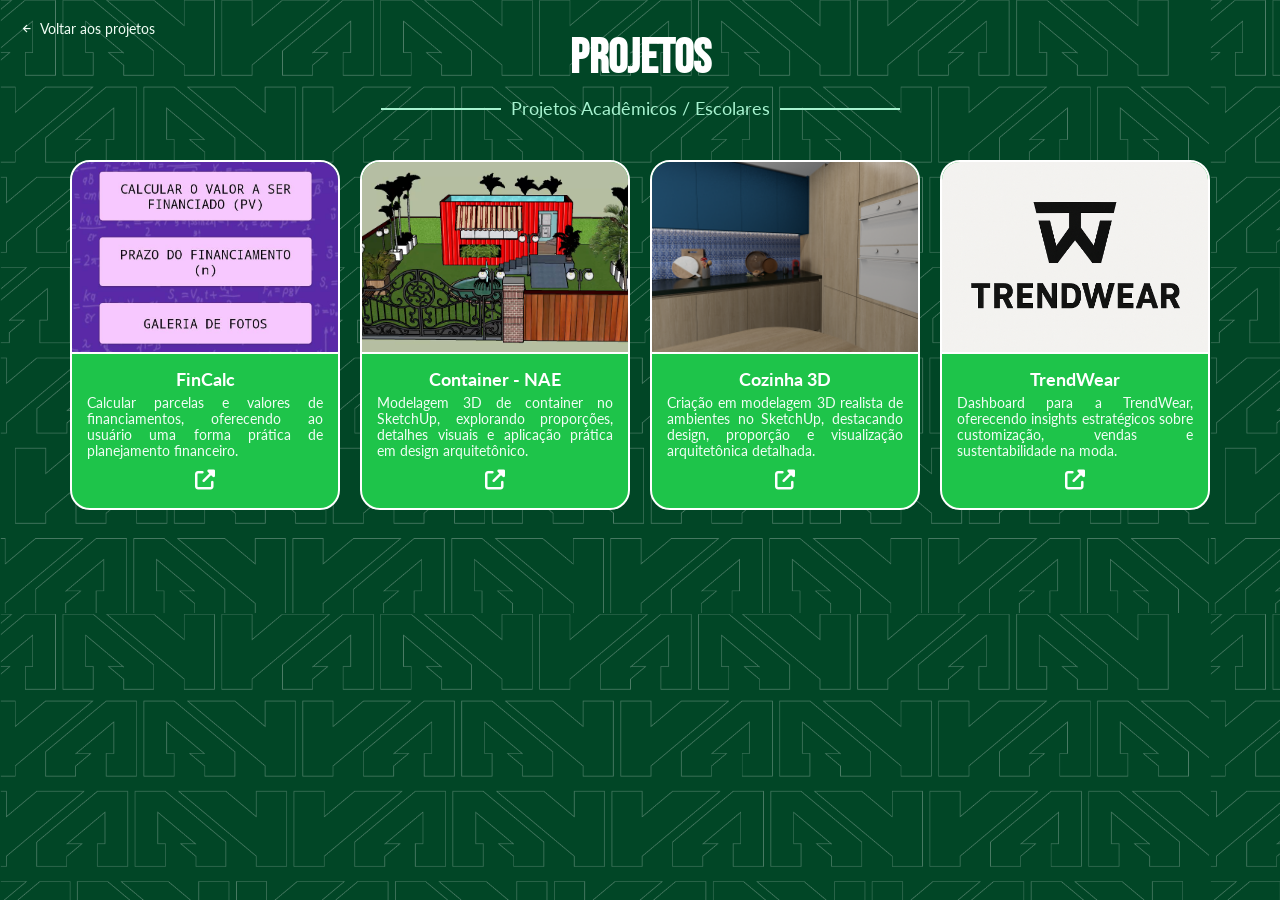
<file: projetos-academicos.html>
<!DOCTYPE html>
<html lang="pt-BR">
<head>
  <meta charset="UTF-8">
  <meta name="viewport" content="width=device-width, initial-scale=1.0">
  <title>Projetos</title>
  <link rel="stylesheet" href="./Styles/academico.css">
  <link href="https://unpkg.com/boxicons@2.1.4/css/boxicons.min.css" rel="stylesheet">
  <link rel="stylesheet" href="https://cdnjs.cloudflare.com/ajax/libs/font-awesome/6.5.0/css/all.min.css">
  <link rel="shortcut icon" type="image/x-icon" href="./assets/aba/logo_aba.ico">

</head>
<body>

   <div vw class = "enabled">
        <div vw-access-button class="active"></div>
        <div vw-plugin-wrapper>
            <div class="vw-plugin-top-wrapper"></div>
        </div>
    </div>
    <script src="https://vlibras.gov.br/app/vlibras-plugin.js"></script>
    <script >
        new window.VLibras.Widget('https://vlibras.gov.br/app');
    </script>

  <header>
    <a href="index.html#projetos" class="back"><i class="bx bx-left-arrow-alt"></i> <span>Voltar aos projetos</span></a>
    <h1>PROJETOS</h1>
    <h2>Projetos Acadêmicos / Escolares</h2>
  </header>

  <div class="cards-container">

    <div class="cards-container">
  <div class="card">
    <div class="card-img" style="background-image: url('./projetos_academicos/financiamento.jpeg');"></div>
    <div class="card-content">
      <h3>FinCalc</h3>
      <p>Calcular parcelas e valores de financiamentos, oferecendo ao usuário uma forma prática de planejamento financeiro.</p>
      <div class="card-icons">
         <a href="https://drive.google.com/file/d/10_rnrIyTCYOOzcQAN6x4SceVFIvB7T2D/view?usp=drive_link" target="_blank">
          <i class="fas fa-external-link-alt"></i>
        </a>
      </div>
    </div>
  </div>

  <div class="card">
    <div class="card-img" style="background-image: url('./projetos_academicos/container_nae.png');"></div>
    <div class="card-content">
      <h3>Container - NAE</h3>
      <p>Modelagem 3D de container no SketchUp, explorando proporções, detalhes visuais e aplicação prática em design arquitetônico.</p>
      <div class="card-icons">
        </a>
        <a href="https://drive.google.com/file/d/1ymIXKVwq8cw4GbXOfOZ45w4SB-ddxE_u/view?usp=drive_link" target="_blank">
          <i class="fas fa-external-link-alt"></i>
        </a>
      </div>
    </div>
  </div>

  <div class="card">
    <div class="card-img" style="background-image: url('./projetos_academicos/cozinha.png');"></div>
    <div class="card-content">
      <h3>Cozinha 3D</h3>
      <p>Criação em modelagem 3D realista de ambientes no SketchUp, destacando design, proporção e visualização arquitetônica detalhada.</p>
      <div class="card-icons">
        <a href="https://drive.google.com/file/d/1gHJE6ryZBjY-iAFK8H0_94hstmXUQZfW/view?usp=drive_link" target="_blank">
          <i class="fas fa-external-link-alt"></i>
        </a>
      </div>
    </div>
  </div>

  <div class="card">
    <div class="card-img" style="background-image: url('./projetos_academicos/TrendWear.png');"></div>
    <div class="card-content">
      <h3>TrendWear</h3>
      <p>Dashboard para a TrendWear, oferecendo insights estratégicos sobre customização, vendas e sustentabilidade na moda.</p>
      <div class="card-icons">
        <a href="https://drive.google.com/file/d/1sBbIs9A7yxT2gMzJoo20O7nEnMVxMlys/view?usp=drive_link" target="_blank">
          <i class="fas fa-external-link-alt"></i>
        </a>
      </div>
    </div>
  </div>
</div>



  <script src="./JS/alura.js"></script>
</body>
</html>
</file>
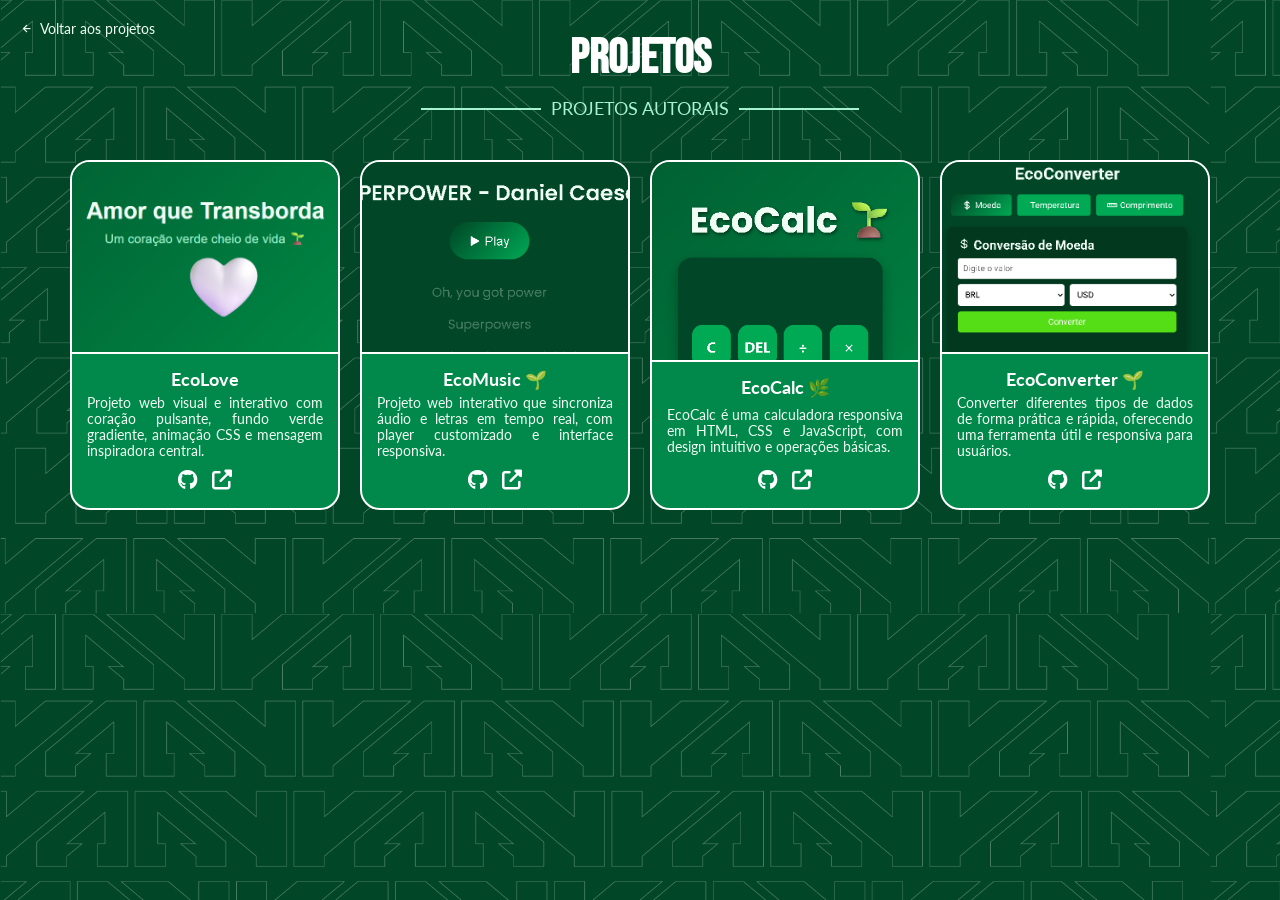
<file: projetos-autorais.html>
<!DOCTYPE html>
<html lang="pt-BR">
<head>
  <meta charset="UTF-8">
  <meta name="viewport" content="width=device-width, initial-scale=1.0">
  <title>Projetos</title>
  <link rel="stylesheet" href="./Styles/autorais.css">
  <link href="https://unpkg.com/boxicons@2.1.4/css/boxicons.min.css" rel="stylesheet">
  <link rel="stylesheet" href="https://cdnjs.cloudflare.com/ajax/libs/font-awesome/6.5.0/css/all.min.css">
  <link rel="shortcut icon" type="image/x-icon" href="./assets/aba/logo_aba.ico">

</head>
<body>

   <div vw class = "enabled">
        <div vw-access-button class="active"></div>
        <div vw-plugin-wrapper>
            <div class="vw-plugin-top-wrapper"></div>
        </div>
    </div>
    <script src="https://vlibras.gov.br/app/vlibras-plugin.js"></script>
    <script >
        new window.VLibras.Widget('https://vlibras.gov.br/app');
    </script>
    
  <header>
    <a href="index.html#projetos" class="back"><i class="bx bx-left-arrow-alt"></i> <span>Voltar aos projetos</span></a>
    <h1>PROJETOS</h1>
    <h2>PROJETOS AUTORAIS</h2>
  </header>

  <div class="cards-container">

    <div class="cards-container">
  <div class="card">
    <div class="card-img" style="background-image: url('./assets/autoral_projetos/coracao.png');"></div>
    <div class="card-content">
      <h3>EcoLove</h3>
      <p>Projeto web visual e interativo com coração pulsante, fundo verde gradiente, animação CSS e mensagem inspiradora central.</p>
      <div class="card-icons">
        <a href="https://github.com/andrefnevess/cora-o" target="_blank">
          <i class="fab fa-github"></i>
        </a>
        <a href="https://cora-o-theta.vercel.app/" target="_blank">
          <i class="fas fa-external-link-alt"></i>
        </a>
      </div>
    </div>
  </div>

  <div class="card">
    <div class="card-img" style="background-image: url('./assets/autoral_projetos/ecomusic.png');"></div>
    <div class="card-content">
      <h3>EcoMusic 🌱</h3>
      <p>Projeto web interativo que sincroniza áudio e letras em tempo real, com player customizado e interface responsiva.</p>
      <div class="card-icons">
        <a href="https://github.com/andrefnevess/EcoMusic" target="_blank">
          <i class="fab fa-github"></i>
        </a>
        <a href="https://ecomusic.vercel.app/" target="_blank">
          <i class="fas fa-external-link-alt"></i>
        </a>
      </div>
    </div>
  </div>

  <div class="card">
    <div class="card-img" style="background-image: url('./assets/autoral_projetos/ecocalc.png');"></div>
    <div class="card-content">
      <h3>EcoCalc 🌿</h3>
      <p>EcoCalc é uma calculadora responsiva em HTML, CSS e JavaScript, com design intuitivo e operações básicas.</p>
      <div class="card-icons">
        <a href="https://github.com/andrefnevess/ecocalc" target="_blank">
          <i class="fab fa-github"></i>
        </a>
        <a href="https://calculadoraan.vercel.app/" target="_blank">
          <i class="fas fa-external-link-alt"></i>
        </a>
      </div>
    </div>
  </div>

  <div class="card">
    <div class="card-img" style="background-image: url('./assets/autoral_projetos/ecoconverter.png');"></div>
    <div class="card-content">
      <h3>EcoConverter 🌱</h3>
      <p>Converter diferentes tipos de dados de forma prática e rápida, oferecendo uma ferramenta útil e responsiva para usuários.</p>
      <div class="card-icons">
        <a href="https://github.com/andrefnevess/EcoConverter" target="_blank">
          <i class="fab fa-github"></i>
        </a>
        <a href="https://ecoconverter.vercel.app/" target="_blank">
          <i class="fas fa-external-link-alt"></i>
        </a>
      </div>
    </div>
  </div>
</div>



  <script src="./JS/alura.js"></script>
</body>
</html>
</file>
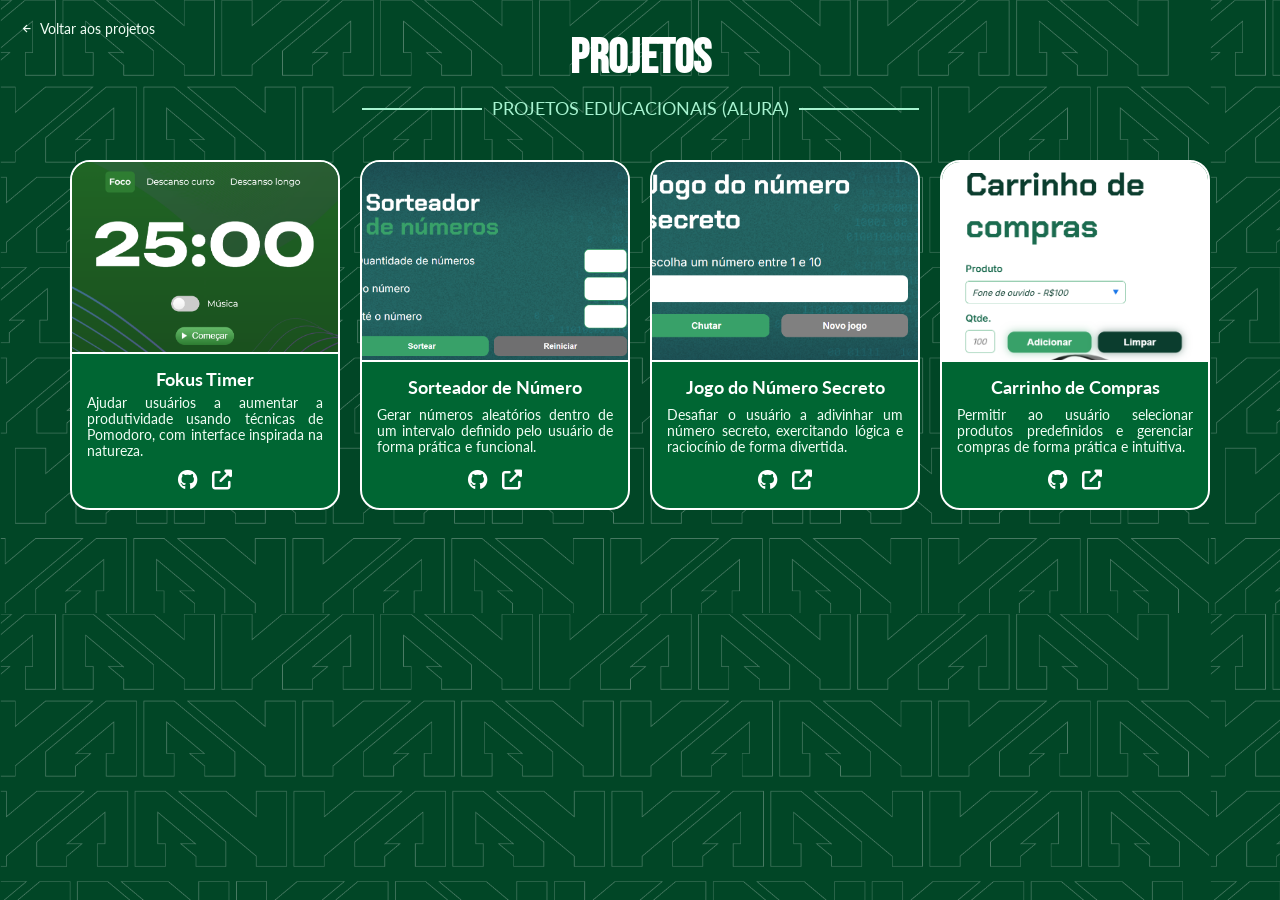
<file: projetos-educacionais.html>
<!DOCTYPE html>
<html lang="pt-BR">
<head>
  <meta charset="UTF-8">
  <meta name="viewport" content="width=device-width, initial-scale=1.0">
  <title>Projetos</title>
  <link rel="stylesheet" href="./Styles/alura.css">
  <link href="https://unpkg.com/boxicons@2.1.4/css/boxicons.min.css" rel="stylesheet">
  <link rel="stylesheet" href="https://cdnjs.cloudflare.com/ajax/libs/font-awesome/6.5.0/css/all.min.css">
  <link rel="shortcut icon" type="image/x-icon" href="./assets/aba/logo_aba.ico">

</head>
<body>

   <div vw class = "enabled">
        <div vw-access-button class="active"></div>
        <div vw-plugin-wrapper>
            <div class="vw-plugin-top-wrapper"></div>
        </div>
    </div>
    <script src="https://vlibras.gov.br/app/vlibras-plugin.js"></script>
    <script >
        new window.VLibras.Widget('https://vlibras.gov.br/app');
    </script>

  <header>
    <a href="index.html#projetos" class="back"><i class="bx bx-left-arrow-alt"></i><span> Voltar aos projetos</span></a>
    <h1>PROJETOS</h1>
    <h2>PROJETOS EDUCACIONAIS (ALURA)</h2>
  </header>

  <div class="cards-container">

    <div class="cards-container">
  <div class="card">
    <div class="card-img" style="background-image: url('./assets/alura_projetos/fokus.png');"></div>
    <div class="card-content">
      <h3>Fokus Timer</h3>
      <p>Ajudar usuários a aumentar a produtividade usando técnicas de Pomodoro, com interface inspirada na natureza.</p>
      <div class="card-icons">
        <a href="https://github.com/andrefnevess/fokus" target="_blank">
          <i class="fab fa-github"></i>
        </a>
        <a href="https://fokus-lemon-gamma.vercel.app/" target="_blank">
          <i class="fas fa-external-link-alt"></i>
        </a>
      </div>
    </div>
  </div>

  <div class="card">
    <div class="card-img" style="background-image: url('./assets/alura_projetos/sorteador_de_numero.png');"></div>
    <div class="card-content">
      <h3>Sorteador de Número</h3>
      <p>Gerar números aleatórios dentro de um intervalo definido pelo usuário de forma prática e funcional.</p>
      <div class="card-icons">
        <a href="https://github.com/andrefnevess/number-picker-js" target="_blank">
          <i class="fab fa-github"></i>
        </a>
        <a href="https://number-picker-js.vercel.app/" target="_blank">
          <i class="fas fa-external-link-alt"></i>
        </a>
      </div>
    </div>
  </div>

  <div class="card">
    <div class="card-img" style="background-image: url('./assets/alura_projetos/jogo_numero_secreto.png');"></div>
    <div class="card-content">
      <h3>Jogo do Número Secreto</h3>
      <p>Desafiar o usuário a adivinhar um número secreto, exercitando lógica e raciocínio de forma divertida.</p>
      <div class="card-icons">
        <a href="https://github.com/andrefnevess/jogo_do_numero_secreto" target="_blank">
          <i class="fab fa-github"></i>
        </a>
        <a href="https://jogo-do-numero-secreto-ruddy-delta.vercel.app/" target="_blank">
          <i class="fas fa-external-link-alt"></i>
        </a>
      </div>
    </div>
  </div>

  <div class="card">
    <div class="card-img" style="background-image: url('./assets/alura_projetos/carrinho_de_compras.png');"></div>
    <div class="card-content">
      <h3>Carrinho de Compras</h3>
      <p>Permitir ao usuário selecionar produtos predefinidos e gerenciar compras de forma prática e intuitiva.</p>
      <div class="card-icons">
        <a href="https://github.com/andrefnevess/carrinho_de_compras" target="_blank">
          <i class="fab fa-github"></i>
        </a>
        <a href="https://carrinho-de-compras-zeta-sooty.vercel.app/" target="_blank">
          <i class="fas fa-external-link-alt"></i>
        </a>
      </div>
    </div>
  </div>
</div>



  <script src="./JS/alura.js"></script>
</body>
</html>
</file>
<file: Styles/academico.css>
@import url('https://fonts.googleapis.com/css2?family=Lato:wght@700&family=League+Spartan:wght@100..900&family=Libertinus+Sans:ital,wght@0,400;0,700;1,400&family=Libertinus+Serif:wght@400;700&family=Roboto:ital,wght@0,100..900;1,100..900&display=swap');
@import url('https://fonts.googleapis.com/css2?family=Bebas+Neue&family=Lato:wght@300;400&display=swap');

/* Variáveis */
:root {
  --verde-escuro: #014626;
  --verde-claro: #00aa55;
  --verde-gradiente: linear-gradient(135deg, #014626, #00aa55);

  --texto-claro: #f0fdf4;
  --texto-secundario: #a7f3d0;

  --cor-destaque: #55DE16; 
  --cor-fundo-escuro: #014626; 
  --cor-texto-escuro: #ffffff; 
}

/* Reset */
* {
  margin: 0;
  padding: 0;
  box-sizing: border-box;
}

body {
  font-family: "Bebas Neue", sans-serif;
  color: var(--texto-claro);
  background-color: var(--cor-fundo-escuro);
  overflow-x: hidden;
  background-image: url('../assets/alura_projetos/alura_fundo_projetos.svg');
}

#projetos {
  position: relative;
  overflow: hidden;
  z-index: 0;
}

#projetos-educacionais::before {
  content: "";
  position: relative;
  top: 0;
  left: 0;
  width: 100%;
  height: 100%;
  background-image: url('../assets/alura_projetos/alura_fundo_projetos.svg');
  background-repeat: repeat;
  background-size: contain;
  background-position: center;
  opacity: 0.5;
  z-index: -1;
}

/* Cabeçalho */
header {
  text-align: center;
  padding: 30px 20px 20px;
}

.back {
  font-family: "Lato", sans-serif;
  position: absolute;
  top: 20px;
  left: 20px;
  color: var(--texto-claro);
  text-decoration: none;
  font-size: 14px;
  display: flex;
  align-items: center;
  gap: 6px;
  transition: color 0.3s ease;
}

.back:hover {
  color: var(--cor-destaque);
}

h1 {
  font-family: "Bebas Neue", sans-serif;
  font-size: 3rem;
  margin-bottom: 10px;
  color: var(--cor-texto-escuro);
  text-align: center;
}

h2 {
  font-family: "Lato", sans-serif;
  font-size: 18px;
  font-weight: normal;
  display: inline-block;
  position: relative;
  color: var(--texto-secundario);
}

h2::before,
h2::after {
  content: "";
  position: absolute;
  top: 50%;
  width: 120px;
  height: 2px;
  background: var(--texto-secundario);
}

h2::before {
  left: -130px;
}

h2::after {
  right: -130px;
}

/* ========= GALERIA ========= */
#galeria {
  text-align: center;
  margin-top: 40px;
  color: var(--texto-claro);
}

#galeria .title {
  font-family: "Lato", sans-serif;
  font-size: 2rem;
  margin-bottom: 12px;
  color: var(--cor-texto-escuro);
}

#galeria .muted {
  font-size: 14px;
  color: var(--texto-secundario);
}

#galeria .badge {
  background: var(--cor-destaque);
  color: var(--cor-texto-escuro);
  padding: 2px 8px;
  border-radius: 6px;
  font-size: 12px;
}

/* input */
#galeria .input {
  margin-top: 10px;
  display: block;
  padding: 8px;
  border-radius: 8px;
  border: 1px solid var(--verde-claro);
  background: var(--texto-claro);
  color: var(--verde-escuro);
  cursor: pointer;
}

/* botão Início */
#galeria .cta {
  margin-top: 14px;
  padding: 10px 20px;
  border: none;
  border-radius: 10px;
  background: var(--cor-destaque);
  color: var(--cor-texto-escuro);
  cursor: pointer;
  font-size: 16px;
  font-weight: bold;
  transition: transform 0.2s ease, background 0.3s ease;
}

#galeria .cta:hover {
  background: var(--verde-gradiente);
  transform: scale(1.05);
}

/* carrossel da galeria */
#galeria .carousel {
  position: relative;
  overflow: hidden;
  width: 100%;
  max-width: 900px;
  margin: 20px auto;
}

#galeria .track {
  display: flex;
  gap: 14px;
  transition: transform 0.3s ease;
}

#galeria .track img {
  width: 260px;
  height: 180px;
  object-fit: cover;
  border-radius: 12px;
  border: 2px solid var(--verde-claro);
}

/* botões do carrossel */
#galeria .prev, 
#galeria .next {
  position: absolute;
  top: 50%;
  transform: translateY(-50%);
  background: var(--texto-claro);
  color: var(--verde-escuro);
  border: none;
  border-radius: 50%;
  width: 40px;
  height: 40px;
  cursor: pointer;
  font-size: 18px;
  display: flex;
  align-items: center;
  justify-content: center;
  transition: background 0.3s ease, transform 0.2s ease;
}

#galeria .prev:hover, 
#galeria .next:hover {
  background: var(--cor-destaque);
  color: var(--cor-texto-escuro);
  transform: scale(1.1);
}

#galeria .prev {
  left: 10px;
}

#galeria .next {
  right: 10px;
}

/* ========= CARDS ========= */
.cards-container {
  display: flex; /* cards em linha */
  flex-wrap: wrap; /* quebra linha se necessário */
  gap: 20px;
  justify-content: center;
  margin-top: 10px;
}

.card {
  background: #1ec44a;
  border-radius: 20px;
  overflow: hidden;
  width: 270px; /* largura maior */
  height: 350px; /* altura maior */
  text-align: center;
  border: 2px solid white;
  transition: transform 0.2s ease, box-shadow 0.3s ease;
  display: flex;
  flex-direction: column;
  justify-content: space-between; /* distribui conteúdo verticalmente */
}

.card:hover {
  transform: translateY(-6px);
  box-shadow: 0px 6px 14px rgba(255, 255, 255, 0.3);
}

.card-img {
  background-size: cover;
  background-position: center;
  height: 200px; /* altura maior da imagem */
  border-bottom: 2px solid white;
}

.card-content {
  padding: 15px;
  flex: 1;
  display: flex;
  flex-direction: column;
  justify-content: space-between; /* mantém título, descrição e ícones bem distribuídos */
}

.card-content h3 {
    font-family: "Lato", sans-serif;
  font-size: 1.1rem;
  margin-bottom: 5px;
  color: white;
}

.card-content p {
    font-family: "Lato", sans-serif;
  font-size: 0.85rem;
  margin-bottom: 10px;
  color: var(--texto-claro);
  text-align: justify;
}

.card-icons {
  display: flex;
  justify-content: center;
  gap: 15px;
  font-size: 20px;
  color: white;
}

.card-icons a {
  color: white;
  transition: color 0.3s ease, transform 0.2s ease;
}

.card-icons a:hover {
  color: var(--cor-destaque);
  transform: scale(1.2);
}

@media (max-width: 664px) {
  /* Cabeçalho */
  header {
    padding: 20px 10px;
  }

  h1 {
    font-size: 3rem; /* título menor */
  }

  h2 {
    font-size: 14px;
  }

  h2::before,
  h2::after {
    width: 100px;  /* linhas menores */
  }

  /* Galeria */
  #galeria {
    margin-top: 20px;
    padding: 0 10px;
  }

  #galeria .title {
    font-size: 1.4rem;
  }

  #galeria .muted {
    font-size: 12px;
  }

  #galeria .badge {
    font-size: 10px;
    padding: 2px 6px;
  }

  #galeria .carousel {
    max-width: 100%;
  }

  #galeria .track {
    gap: 8px;
  }

  #galeria .track img {
    width: 160px;   /* menor no mobile */
    height: 110px;
    border-radius: 8px;
  }

  /* Botões do carrossel */
  #galeria .prev, 
  #galeria .next {
    width: 28px;
    height: 28px;
    font-size: 12px;
  }

  /* Cards */
  .cards-container {
    gap: 15px;
    margin-top: 15px;
  }

  .card {
    width: 200px;   /* mais estreito no mobile */
    height: 280px;
    border-radius: 12px;
  }

  .card-img {
    height: 130px;
  }

  .card-content {
    padding: 10px;
  }

  .card-content h3 {
    font-size: 0.95rem;
  }

  .card-content p {
    font-size: 0.75rem;
  }

  .card-icons {
    font-size: 16px;
    gap: 10px;
  }

 .back span {
  display: none; /* esconde o texto, deixa só o ícone */
}

.back{
  font-size: 40px;
}
}
</file>
<file: Styles/autorais.css>
@import url('https://fonts.googleapis.com/css2?family=Lato:wght@700&family=League+Spartan:wght@100..900&family=Libertinus+Sans:ital,wght@0,400;0,700;1,400&family=Libertinus+Serif:wght@400;700&family=Roboto:ital,wght@0,100..900;1,100..900&display=swap');
@import url('https://fonts.googleapis.com/css2?family=Bebas+Neue&family=Lato:wght@300;400&display=swap');

/* Variáveis */
:root {
  --verde-escuro: #014626;
  --verde-claro: #00aa55;
  --verde-gradiente: linear-gradient(135deg, #014626, #00aa55);

  --texto-claro: #f0fdf4;
  --texto-secundario: #a7f3d0;

  --cor-destaque: #55DE16; 
  --cor-fundo-escuro: #014626; 
  --cor-texto-escuro: #ffffff; 
}

/* Reset */
* {
  margin: 0;
  padding: 0;
  box-sizing: border-box;
}

body {
  font-family: "Bebas Neue", sans-serif;
  color: var(--texto-claro);
  background-color: var(--cor-fundo-escuro);
  overflow-x: hidden;
  background-image: url('../assets/alura_projetos/alura_fundo_projetos.svg');
}

#projetos {
  position: relative;
  overflow: hidden;
  z-index: 0;
}

#projetos::before {
  content: "";
  position: relative;
  top: 0;
  left: 0;
  width: 100%;
  height: 100%;
  background-repeat: repeat;
  background-size: contain;
  background-position: center;
  opacity: 0.2;
  z-index: -1;
}

/* Cabeçalho */
header {
  text-align: center;
  padding: 30px 20px 20px;
}

.back {
    font-family: "Lato", sans-serif;
  position: absolute;
  top: 20px;
  left: 20px;
  color: var(--texto-claro);
  text-decoration: none;
  font-size: 14px;
  display: flex;
  align-items: center;
  gap: 6px;
  transition: color 0.3s ease;
}

.back:hover {
  color: var(--cor-destaque);
}

h1 {
  font-family: "Bebas Neue", sans-serif;
  font-size: 3rem;
  margin-bottom: 10px;
  color: var(--cor-texto-escuro);
  text-align: center;
}

h2 {
  font-family: "Lato", sans-serif;
  font-size: 18px;
  font-weight: normal;
  display: inline-block;
  position: relative;
  color: var(--texto-secundario);
}

h2::before,
h2::after {
  content: "";
  position: absolute;
  top: 50%;
  width: 120px;
  height: 2px;
  background: var(--texto-secundario);
}

h2::before {
  left: -130px;
}

h2::after {
  right: -130px;
}

/* ========= GALERIA ========= */
#galeria {
  text-align: center;
  margin-top: 40px;
  color: var(--texto-claro);
}

#galeria .title {
  font-family: "Lato", sans-serif;
  font-size: 2rem;
  margin-bottom: 12px;
  color: var(--cor-texto-escuro);
}

#galeria .muted {
  font-size: 14px;
  color: var(--texto-secundario);
}

#galeria .badge {
  background: var(--cor-destaque);
  color: var(--cor-texto-escuro);
  padding: 2px 8px;
  border-radius: 6px;
  font-size: 12px;
}

/* input */
#galeria .input {
  margin-top: 10px;
  display: block;
  padding: 8px;
  border-radius: 8px;
  border: 1px solid var(--verde-claro);
  background: var(--texto-claro);
  color: var(--verde-escuro);
  cursor: pointer;
}

/* botão Início */
#galeria .cta {
  margin-top: 14px;
  padding: 10px 20px;
  border: none;
  border-radius: 10px;
  background: var(--cor-destaque);
  color: var(--cor-texto-escuro);
  cursor: pointer;
  font-size: 16px;
  font-weight: bold;
  transition: transform 0.2s ease, background 0.3s ease;
}

#galeria .cta:hover {
  background: var(--verde-gradiente);
  transform: scale(1.05);
}

/* carrossel da galeria */
#galeria .carousel {
  position: relative;
  overflow: hidden;
  width: 100%;
  max-width: 900px;
  margin: 20px auto;
}

#galeria .track {
  display: flex;
  gap: 14px;
  transition: transform 0.3s ease;
}

#galeria .track img {
  width: 260px;
  height: 180px;
  object-fit: cover;
  border-radius: 12px;
  border: 2px solid var(--verde-claro);
}

/* botões do carrossel */
#galeria .prev, 
#galeria .next {
  position: absolute;
  top: 50%;
  transform: translateY(-50%);
  background: var(--texto-claro);
  color: var(--verde-escuro);
  border: none;
  border-radius: 50%;
  width: 40px;
  height: 40px;
  cursor: pointer;
  font-size: 18px;
  display: flex;
  align-items: center;
  justify-content: center;
  transition: background 0.3s ease, transform 0.2s ease;
}

#galeria .prev:hover, 
#galeria .next:hover {
  background: var(--cor-destaque);
  color: var(--cor-texto-escuro);
  transform: scale(1.1);
}

#galeria .prev {
  left: 10px;
}

#galeria .next {
  right: 10px;
}

/* ========= CARDS ========= */
.cards-container {
  display: flex; /* cards em linha */
  flex-wrap: wrap; /* quebra linha se necessário */
  gap: 20px;
  justify-content: center;
  margin-top: 10px;
}

.card {
  background: #00894a;
  border-radius: 20px;
  overflow: hidden;
  width: 270px; /* largura maior */
  height: 350px; /* altura maior */
  text-align: center;
  border: 2px solid white;
  transition: transform 0.2s ease, box-shadow 0.3s ease;
  display: flex;
  flex-direction: column;
  justify-content: space-between; /* distribui conteúdo verticalmente */
}

.card:hover {
  transform: translateY(-6px);
  box-shadow: 0px 6px 14px rgba(255, 255, 255, 0.3);
}

.card-img {
  background-size: cover;
  background-position: center;
  height: 200px; /* altura maior da imagem */
  border-bottom: 2px solid white;
}

.card-content {
  padding: 15px;
  flex: 1;
  display: flex;
  flex-direction: column;
  justify-content: space-between; /* mantém título, descrição e ícones bem distribuídos */
}

.card-content h3 {
    font-family: "Lato", sans-serif;
  font-size: 1.1rem;
  margin-bottom: 5px;
  color: white;
}

.card-content p {
    font-family: "Lato", sans-serif;
  font-size: 0.85rem;
  margin-bottom: 10px;
  color: var(--texto-claro);
  text-align: justify;
}

.card-icons {
  display: flex;
  justify-content: center;
  gap: 15px;
  font-size: 20px;
  color: white;
}

.card-icons a {
  color: white;
  transition: color 0.3s ease, transform 0.2s ease;
}

.card-icons a:hover {
  color: var(--cor-destaque);
  transform: scale(1.2);
}

@media (max-width: 664px) {
  /* Cabeçalho */
  #projetos header {
    padding: 20px 10px;
  }

  #projetos h1 {
    font-size: 2.5rem; /* título menor no mobile */
  }

  #projetos h2 {
    font-size: 14px;
  }

  #projetos h2::before,
  #projetos h2::after {
    width: 50px;  /* linhas menores */
  }

  /* Botão voltar */
  .back span {
    display: none; /* esconde o texto, deixa só o ícone */
  }

  .back {
    font-size: 40px;
  }

  /* Galeria */
  #galeria {
    margin-top: 20px;
    padding: 0 10px;
  }

  #galeria .title {
    font-size: 1.4rem;
  }

  #galeria .muted {
    font-size: 12px;
  }

  #galeria .badge {
    font-size: 10px;
    padding: 2px 6px;
  }

  #galeria .input {
    width: 90%;
    font-size: 14px;
  }

  #galeria .cta {
    font-size: 14px;
    padding: 8px 16px;
  }

  #galeria .carousel {
    max-width: 100%;
  }

  #galeria .track {
    gap: 8px;
  }

  #galeria .track img {
    width: 160px;   /* menor no mobile */
    height: 110px;
    border-radius: 8px;
  }

  /* Botões do carrossel */
  #galeria .prev, 
  #galeria .next {
    width: 28px;
    height: 28px;
    font-size: 12px;
  }

  /* Cards */
  .cards-container {
    gap: 15px;
    margin-top: 15px;
    justify-content: center;
  }

  .card {
    width: 200px;   /* mais estreito no mobile */
    height: 280px;
    border-radius: 12px;
  }

  .card-img {
    height: 130px;
  }

  .card-content {
    padding: 10px;
  }

  .card-content h3 {
    font-size: 0.95rem;
  }

  .card-content p {
    font-size: 0.75rem;
  }

  .card-icons {
    font-size: 16px;
    gap: 10px;
  }
}
</file>
<file: Styles/alura.css>
@import url('https://fonts.googleapis.com/css2?family=Lato:wght@700&family=League+Spartan:wght@100..900&family=Libertinus+Sans:ital,wght@0,400;0,700;1,400&family=Libertinus+Serif:wght@400;700&family=Roboto:ital,wght@0,100..900;1,100..900&display=swap');
@import url('https://fonts.googleapis.com/css2?family=Bebas+Neue&family=Lato:wght@300;400&display=swap');

/* Variáveis */
:root {
  --verde-escuro: #014626;
  --verde-claro: #00aa55;
  --verde-gradiente: linear-gradient(135deg, #014626, #00aa55);

  --texto-claro: #f0fdf4;
  --texto-secundario: #a7f3d0;

  --cor-destaque: #55DE16; 
  --cor-fundo-escuro: #014626; 
  --cor-texto-escuro: #ffffff; 
}

/* Reset */
* {
  margin: 0;
  padding: 0;
  box-sizing: border-box;
}

body {
  font-family: "Bebas Neue", sans-serif;
  color: var(--texto-claro);
  background-color: var(--cor-fundo-escuro);
  overflow-x: hidden;
  background-image: url('../assets/alura_projetos/alura_fundo_projetos.svg');
}

#projetos {
  position: relative;
  overflow: hidden;
  z-index: 0;
}

#projetos-educacionais::before {
  content: "";
  position: relative;
  top: 0;
  left: 0;
  width: 100%;
  height: 100%;
  background-image: url('../assets/alura_projetos/alura_fundo_projetos.svg');
  background-repeat: repeat;
  background-size: contain;
  background-position: center;
  opacity: 0.5;
  z-index: -1;
}

/* Cabeçalho */
header {
  text-align: center;
  padding: 30px 20px 20px;
}

.back {
    font-family: "Lato", sans-serif;
  position: absolute;
  top: 20px;
  left: 20px;
  color: var(--texto-claro);
  text-decoration: none;
  font-size: 14px;
  display: flex;
  align-items: center;
  gap: 6px;
  transition: color 0.3s ease;
}

.back:hover {
  color: var(--cor-destaque);
}

h1 {
  font-family: "Bebas Neue", sans-serif;
  font-size: 3rem;
  margin-bottom: 10px;
  color: var(--cor-texto-escuro);
  text-align: center;
}

h2 {
  font-family: "Lato", sans-serif;
  font-size: 18px;
  font-weight: normal;
  display: inline-block;
  position: relative;
  color: var(--texto-secundario);
}

h2::before,
h2::after {
  content: "";
  position: absolute;
  top: 50%;
  width: 120px;
  height: 2px;
  background: var(--texto-secundario);
}

h2::before {
  left: -130px;
}

h2::after {
  right: -130px;
}

/* ========= GALERIA ========= */
#galeria {
  text-align: center;
  margin-top: 40px;
  color: var(--texto-claro);
}

#galeria .title {
  font-family: "Lato", sans-serif;
  font-size: 2rem;
  margin-bottom: 12px;
  color: var(--cor-texto-escuro);
}

#galeria .muted {
  font-size: 14px;
  color: var(--texto-secundario);
}

#galeria .badge {
  background: var(--cor-destaque);
  color: var(--cor-texto-escuro);
  padding: 2px 8px;
  border-radius: 6px;
  font-size: 12px;
}

/* input */
#galeria .input {
  margin-top: 10px;
  display: block;
  padding: 8px;
  border-radius: 8px;
  border: 1px solid var(--verde-claro);
  background: var(--texto-claro);
  color: var(--verde-escuro);
  cursor: pointer;
}

/* botão Início */
#galeria .cta {
  margin-top: 14px;
  padding: 10px 20px;
  border: none;
  border-radius: 10px;
  background: var(--cor-destaque);
  color: var(--cor-texto-escuro);
  cursor: pointer;
  font-size: 16px;
  font-weight: bold;
  transition: transform 0.2s ease, background 0.3s ease;
}

#galeria .cta:hover {
  background: var(--verde-gradiente);
  transform: scale(1.05);
}

/* carrossel da galeria */
#galeria .carousel {
  position: relative;
  overflow: hidden;
  width: 100%;
  max-width: 900px;
  margin: 20px auto;
}

#galeria .track {
  display: flex;
  gap: 14px;
  transition: transform 0.3s ease;
}

#galeria .track img {
  width: 260px;
  height: 180px;
  object-fit: cover;
  border-radius: 12px;
  border: 2px solid var(--verde-claro);
}

/* botões do carrossel */
#galeria .prev, 
#galeria .next {
  position: absolute;
  top: 50%;
  transform: translateY(-50%);
  background: var(--texto-claro);
  color: var(--verde-escuro);
  border: none;
  border-radius: 50%;
  width: 40px;
  height: 40px;
  cursor: pointer;
  font-size: 18px;
  display: flex;
  align-items: center;
  justify-content: center;
  transition: background 0.3s ease, transform 0.2s ease;
}

#galeria .prev:hover, 
#galeria .next:hover {
  background: var(--cor-destaque);
  color: var(--cor-texto-escuro);
  transform: scale(1.1);
}

#galeria .prev {
  left: 10px;
}

#galeria .next {
  right: 10px;
}

/* ========= CARDS ========= */
.cards-container {
  display: flex; /* cards em linha */
  flex-wrap: wrap; /* quebra linha se necessário */
  gap: 20px;
  justify-content: center;
  margin-top: 10px;
}

.card {
  background: #006633;
  border-radius: 20px;
  overflow: hidden;
  width: 270px; /* largura maior */
  height: 350px; /* altura maior */
  text-align: center;
  border: 2px solid white;
  transition: transform 0.2s ease, box-shadow 0.3s ease;
  display: flex;
  flex-direction: column;
  justify-content: space-between; /* distribui conteúdo verticalmente */
}

.card:hover {
  transform: translateY(-6px);
  box-shadow: 0px 6px 14px rgba(255, 255, 255, 0.3);
}

.card-img {
  background-size: cover;
  background-position: center;
  height: 200px; /* altura maior da imagem */
  border-bottom: 2px solid white;
}

.card-content {
  padding: 15px;
  flex: 1;
  display: flex;
  flex-direction: column;
  justify-content: space-between; /* mantém título, descrição e ícones bem distribuídos */
}

.card-content h3 {
    font-family: "Lato", sans-serif;
  font-size: 1.1rem;
  margin-bottom: 5px;
  color: white;
}

.card-content p {
    font-family: "Lato", sans-serif;
  font-size: 0.85rem;
  margin-bottom: 10px;
  color: var(--texto-claro);
  text-align: justify;
}

.card-icons {
  display: flex;
  justify-content: center;
  gap: 15px;
  font-size: 20px;
  color: white;
}

.card-icons a {
  color: white;
  transition: color 0.3s ease, transform 0.2s ease;
}

.card-icons a:hover {
  color: var(--cor-destaque);
  transform: scale(1.2);
}


@media (max-width: 664px) {
  /* Cabeçalho */
  #projetos header {
    padding: 20px 10px;
  }

  #projetos h1 {
    font-size: 3rem; /* título menor no mobile */
  }

  #projetos h2 {
    font-size: 14px;
  }

  #projetos h2::before,
  #projetos h2::after {
    width: 50px;  /* linhas menores */
  }

  /* Galeria */
  #galeria {
    margin-top: 20px;
    padding: 0 10px;
  }

  #galeria .title {
    font-size: 1.4rem;
  }

  #galeria .muted {
    font-size: 12px;
  }

  #galeria .badge {
    font-size: 10px;
    padding: 2px 6px;
  }

  #galeria .carousel {
    max-width: 100%;
  }

  #galeria .track {
    gap: 8px;
  }

  #galeria .track img {
    width: 160px;   /* menor no mobile */
    height: 110px;
    border-radius: 8px;
  }

  /* Botões do carrossel */
  #galeria .prev, 
  #galeria .next {
    width: 28px;
    height: 28px;
    font-size: 12px;
  }

  /* Cards */
  .cards-container {
    gap: 15px;
    margin-top: 15px;
    justify-content: center;
  }

  .card {
    width: 200px;   /* mais estreito no mobile */
    height: 280px;
    border-radius: 12px;
  }

  .card-img {
    height: 130px;
  }

  .card-content {
    padding: 10px;
  }

  .card-content h3 {
    font-size: 0.95rem;
  }

  .card-content p {
    font-size: 0.75rem;
  }

  .card-icons {
    font-size: 16px;
    gap: 10px;
  }

  .back span {
    display: none; /* esconde o texto, deixa só o ícone */
  }

  .back {
    font-size: 40px;
  }
}
</file>
